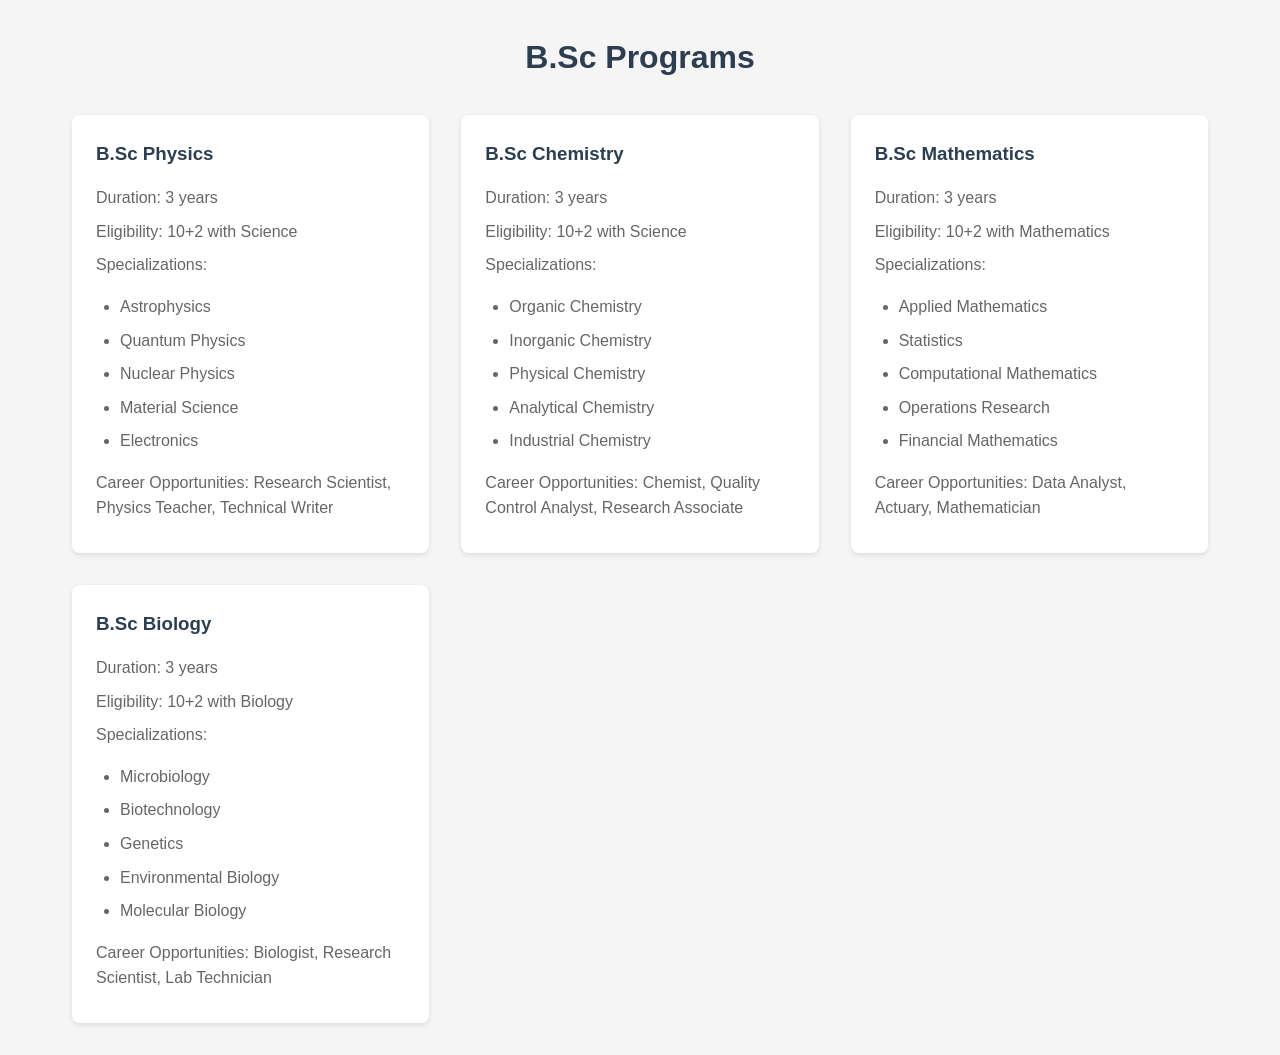
<file: pages/bsc.html>
<!DOCTYPE html>
<html lang="en">
<head>
    <meta charset="UTF-8">
    <meta name="viewport" content="width=device-width, initial-scale=1.0">
    <title>B.Sc Programs</title>
    <link rel="stylesheet" href="../assests/css/PG-UG.css">
</head>
<body>
   

    <div class="content">
        <h1>B.Sc Programs</h1>
        <div class="course-grid">
            <div class="course-card">
                <h3>B.Sc Physics</h3>
                <p>Duration: 3 years</p>
                <p>Eligibility: 10+2 with Science</p>
                <p>Specializations:</p>
                <ul>
                    <li>Astrophysics</li>
                    <li>Quantum Physics</li>
                    <li>Nuclear Physics</li>
                    <li>Material Science</li>
                    <li>Electronics</li>
                </ul>
                <p>Career Opportunities: Research Scientist, Physics Teacher, Technical Writer</p>
            </div>

            <div class="course-card">
                <h3>B.Sc Chemistry</h3>
                <p>Duration: 3 years</p>
                <p>Eligibility: 10+2 with Science</p>
                <p>Specializations:</p>
                <ul>
                    <li>Organic Chemistry</li>
                    <li>Inorganic Chemistry</li>
                    <li>Physical Chemistry</li>
                    <li>Analytical Chemistry</li>
                    <li>Industrial Chemistry</li>
                </ul>
                <p>Career Opportunities: Chemist, Quality Control Analyst, Research Associate</p>
            </div>

            <div class="course-card">
                <h3>B.Sc Mathematics</h3>
                <p>Duration: 3 years</p>
                <p>Eligibility: 10+2 with Mathematics</p>
                <p>Specializations:</p>
                <ul>
                    <li>Applied Mathematics</li>
                    <li>Statistics</li>
                    <li>Computational Mathematics</li>
                    <li>Operations Research</li>
                    <li>Financial Mathematics</li>
                </ul>
                <p>Career Opportunities: Data Analyst, Actuary, Mathematician</p>
            </div>

            <div class="course-card">
                <h3>B.Sc Biology</h3>
                <p>Duration: 3 years</p>
                <p>Eligibility: 10+2 with Biology</p>
                <p>Specializations:</p>
                <ul>
                    <li>Microbiology</li>
                    <li>Biotechnology</li>
                    <li>Genetics</li>
                    <li>Environmental Biology</li>
                    <li>Molecular Biology</li>
                </ul>
                <p>Career Opportunities: Biologist, Research Scientist, Lab Technician</p>
            </div>
        </div>
    </div>
</body>
</html>
</file>
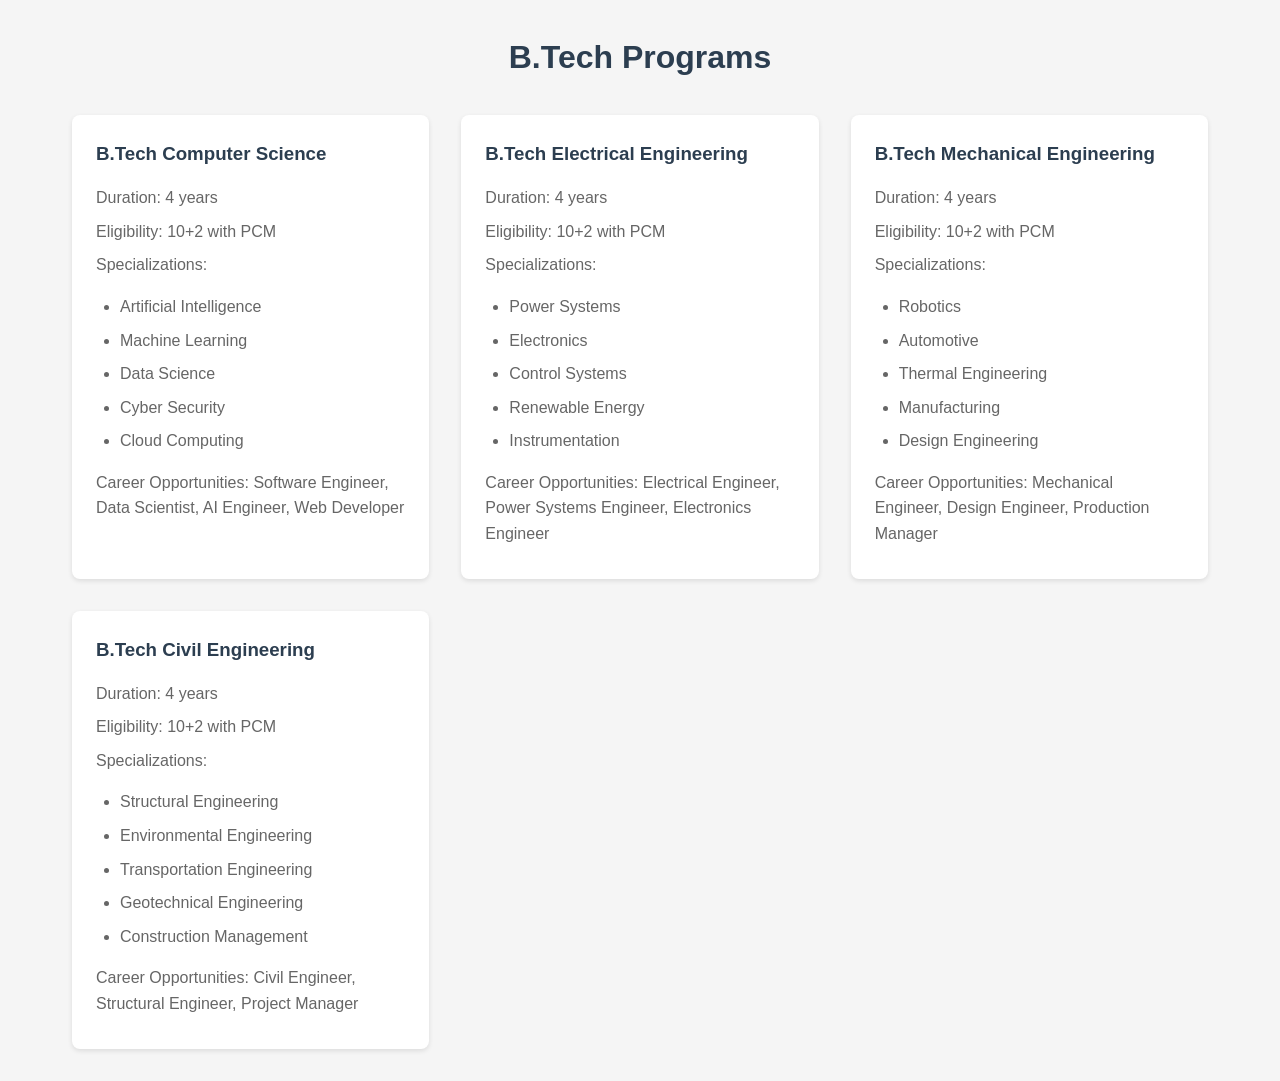
<file: pages/btech.html>
<!DOCTYPE html>
<html lang="en">
<head>
    <meta charset="UTF-8">
    <meta name="viewport" content="width=device-width, initial-scale=1.0">
    <title>B.Tech Programs</title>
    <link rel="stylesheet" href="../assests/css/PG-UG.css">
</head>
<body>
   

    <div class="content">
        <h1>B.Tech Programs</h1>
        <div class="course-grid">
            <div class="course-card">
                <h3>B.Tech Computer Science</h3>
                <p>Duration: 4 years</p>
                <p>Eligibility: 10+2 with PCM</p>
                <p>Specializations:</p>
                <ul>
                    <li>Artificial Intelligence</li>
                    <li>Machine Learning</li>
                    <li>Data Science</li>
                    <li>Cyber Security</li>
                    <li>Cloud Computing</li>
                </ul>
                <p>Career Opportunities: Software Engineer, Data Scientist, AI Engineer, Web Developer</p>
            </div>

            <div class="course-card">
                <h3>B.Tech Electrical Engineering</h3>
                <p>Duration: 4 years</p>
                <p>Eligibility: 10+2 with PCM</p>
                <p>Specializations:</p>
                <ul>
                    <li>Power Systems</li>
                    <li>Electronics</li>
                    <li>Control Systems</li>
                    <li>Renewable Energy</li>
                    <li>Instrumentation</li>
                </ul>
                <p>Career Opportunities: Electrical Engineer, Power Systems Engineer, Electronics Engineer</p>
            </div>

            <div class="course-card">
                <h3>B.Tech Mechanical Engineering</h3>
                <p>Duration: 4 years</p>
                <p>Eligibility: 10+2 with PCM</p>
                <p>Specializations:</p>
                <ul>
                    <li>Robotics</li>
                    <li>Automotive</li>
                    <li>Thermal Engineering</li>
                    <li>Manufacturing</li>
                    <li>Design Engineering</li>
                </ul>
                <p>Career Opportunities: Mechanical Engineer, Design Engineer, Production Manager</p>
            </div>

            <div class="course-card">
                <h3>B.Tech Civil Engineering</h3>
                <p>Duration: 4 years</p>
                <p>Eligibility: 10+2 with PCM</p>
                <p>Specializations:</p>
                <ul>
                    <li>Structural Engineering</li>
                    <li>Environmental Engineering</li>
                    <li>Transportation Engineering</li>
                    <li>Geotechnical Engineering</li>
                    <li>Construction Management</li>
                </ul>
                <p>Career Opportunities: Civil Engineer, Structural Engineer, Project Manager</p>
            </div>
        </div>
    </div>
</body>
</html>
</file>
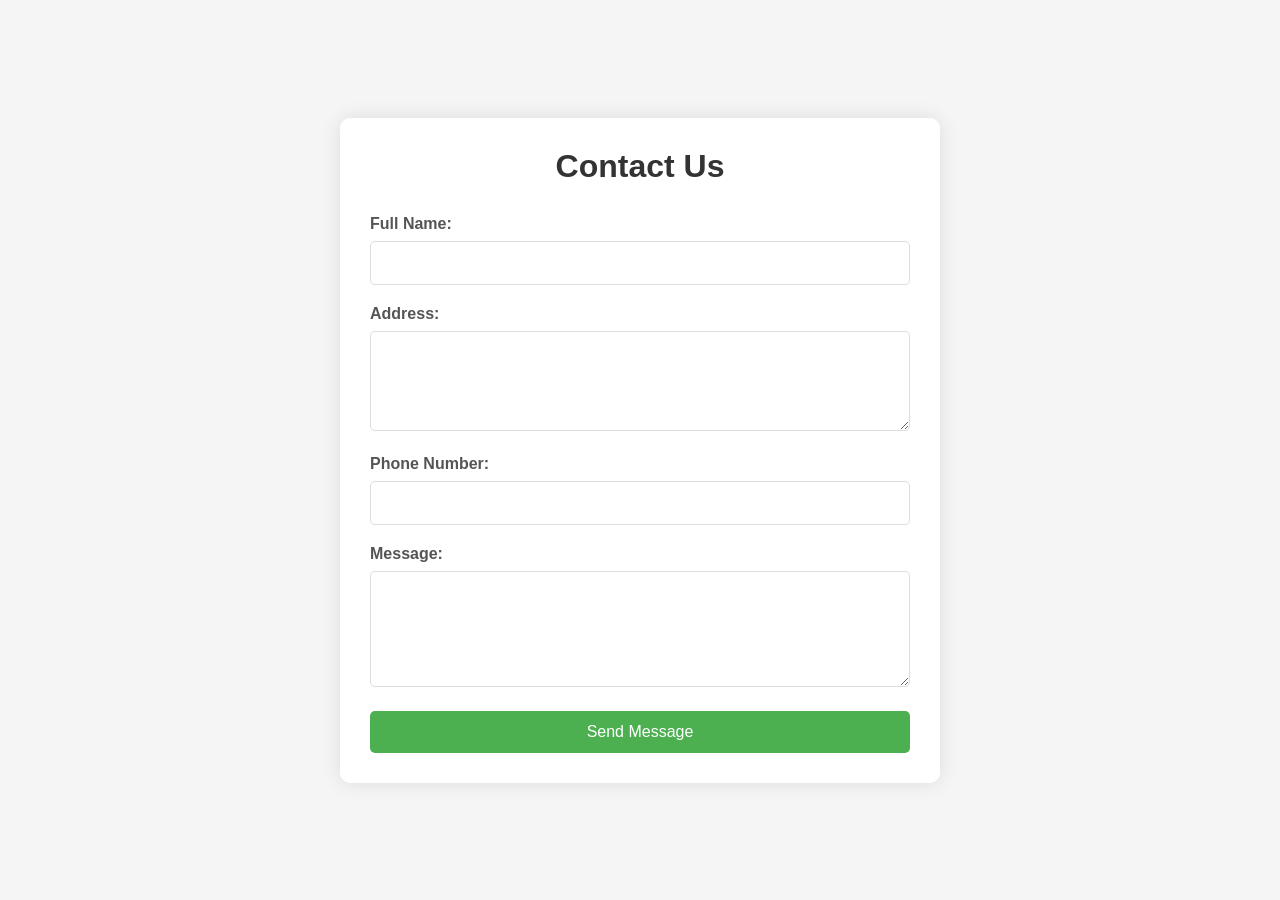
<file: pages/contact.html>
<!DOCTYPE html>
<html lang="en">
<head>
    <meta charset="UTF-8">
    <meta name="viewport" content="width=device-width, initial-scale=1.0">
    <title>Contact Us</title>
    <link rel="stylesheet" href="../assests/css/contact.css">
</head>
<body>
    <div class="container">
        <h1>Contact Us</h1>
        <form id="contactForm">
            <div class="form-group">
                <label for="name">Full Name:</label>
                <input type="text" id="name" name="name" required>
            </div>
            
            <div class="form-group">
                <label for="address">Address:</label>
                <textarea id="address" name="address" rows="3" required></textarea>
            </div>
            
            <div class="form-group">
                <label for="phone">Phone Number:</label>
                <input type="tel" id="phone" name="phone" required>
            </div>
            
            <div class="form-group">
                <label for="message">Message:</label>
                <textarea id="message" name="message" rows="5" required></textarea>
            </div>
            
            <button type="submit" class="submit-btn">Send Message</button>
        </form>
        <div id="statusMessage" class="status-message"></div>
    </div>
    <script src="../assests/js/contact.js"></script>
</body>
</html>
</file>
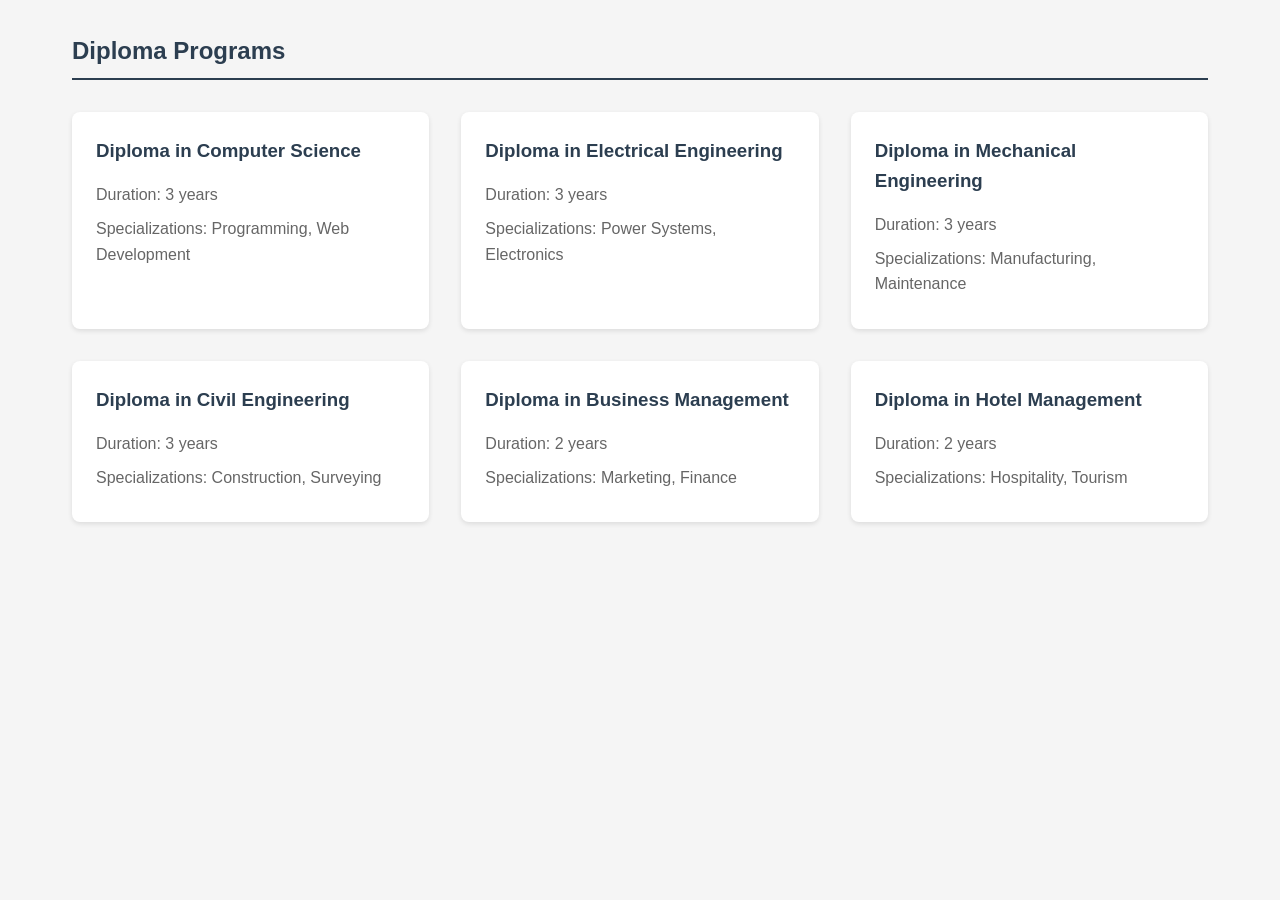
<file: pages/diploma.html>
<!DOCTYPE html>
<html lang="en">
<head>
    <meta charset="UTF-8">
    <meta name="viewport" content="width=device-width, initial-scale=1.0">
    <title>Diploma Courses</title>
    <link rel="stylesheet" href="../assests/css/PG-UG.css">
</head>
<body>
    

    <div class="content">
        <section class="course-section">
            <h2>Diploma Programs</h2>
            <div class="course-grid">
                <div class="course-card">
                    <h3>Diploma in Computer Science</h3>
                    <p>Duration: 3 years</p>
                    <p>Specializations: Programming, Web Development</p>
                </div>
                <div class="course-card">
                    <h3>Diploma in Electrical Engineering</h3>
                    <p>Duration: 3 years</p>
                    <p>Specializations: Power Systems, Electronics</p>
                </div>
                <div class="course-card">
                    <h3>Diploma in Mechanical Engineering</h3>
                    <p>Duration: 3 years</p>
                    <p>Specializations: Manufacturing, Maintenance</p>
                </div>
                <div class="course-card">
                    <h3>Diploma in Civil Engineering</h3>
                    <p>Duration: 3 years</p>
                    <p>Specializations: Construction, Surveying</p>
                </div>
                <div class="course-card">
                    <h3>Diploma in Business Management</h3>
                    <p>Duration: 2 years</p>
                    <p>Specializations: Marketing, Finance</p>
                </div>
                <div class="course-card">
                    <h3>Diploma in Hotel Management</h3>
                    <p>Duration: 2 years</p>
                    <p>Specializations: Hospitality, Tourism</p>
                </div>
            </div>
        </section>
    </div>
</body>
</html>
</file>
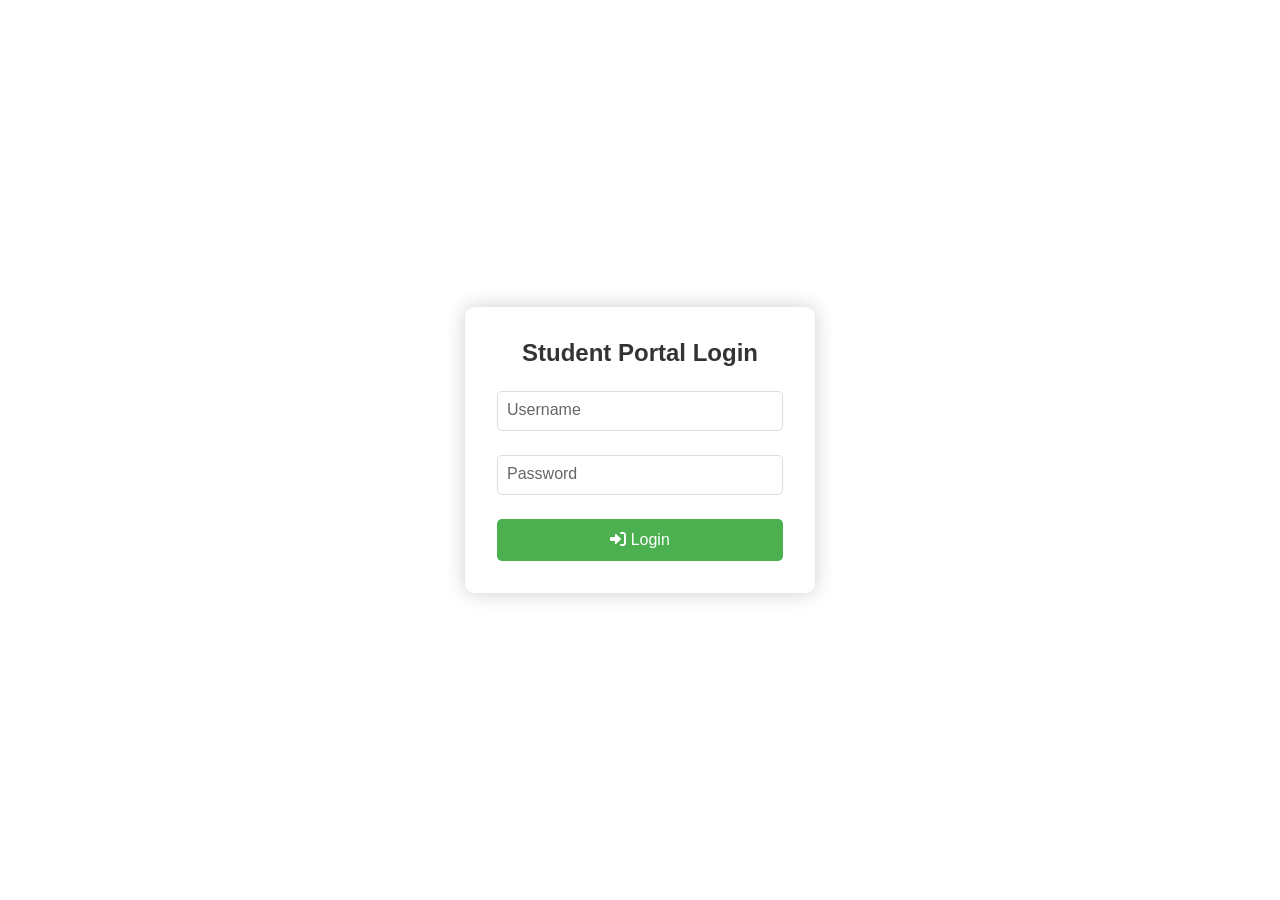
<file: pages/login.html>
<!DOCTYPE html>
<html lang="en">
<head>
    <meta charset="UTF-8">
    <meta name="viewport" content="width=device-width, initial-scale=1.0">
    <meta http-equiv="X-UA-Compatible" content="IE=edge">
    <title>Student Portal Login</title>
    <link rel="stylesheet" href="../assests/css/login.css">
    <link rel="stylesheet" href="https://cdnjs.cloudflare.com/ajax/libs/font-awesome/6.0.0/css/all.min.css">
</head>
<body>
    <div class="parallax">
        <div class="login-container">
            <h2>Student Portal Login</h2>
            <form id="loginForm">
                <div class="input-group">
                    <input type="text" id="username" required>
                    <label for="username">Username</label>
                </div>
                <div class="input-group">
                    <input type="password" id="password" required>
                    <label for="password">Password</label>
                </div>
                <button type="submit">
                    <i class="fas fa-sign-in-alt"></i> Login
                </button>
            </form>
        </div>
    </div>
    <script src="../assests/js/login.js"></script>
</body>
</html>
</file>
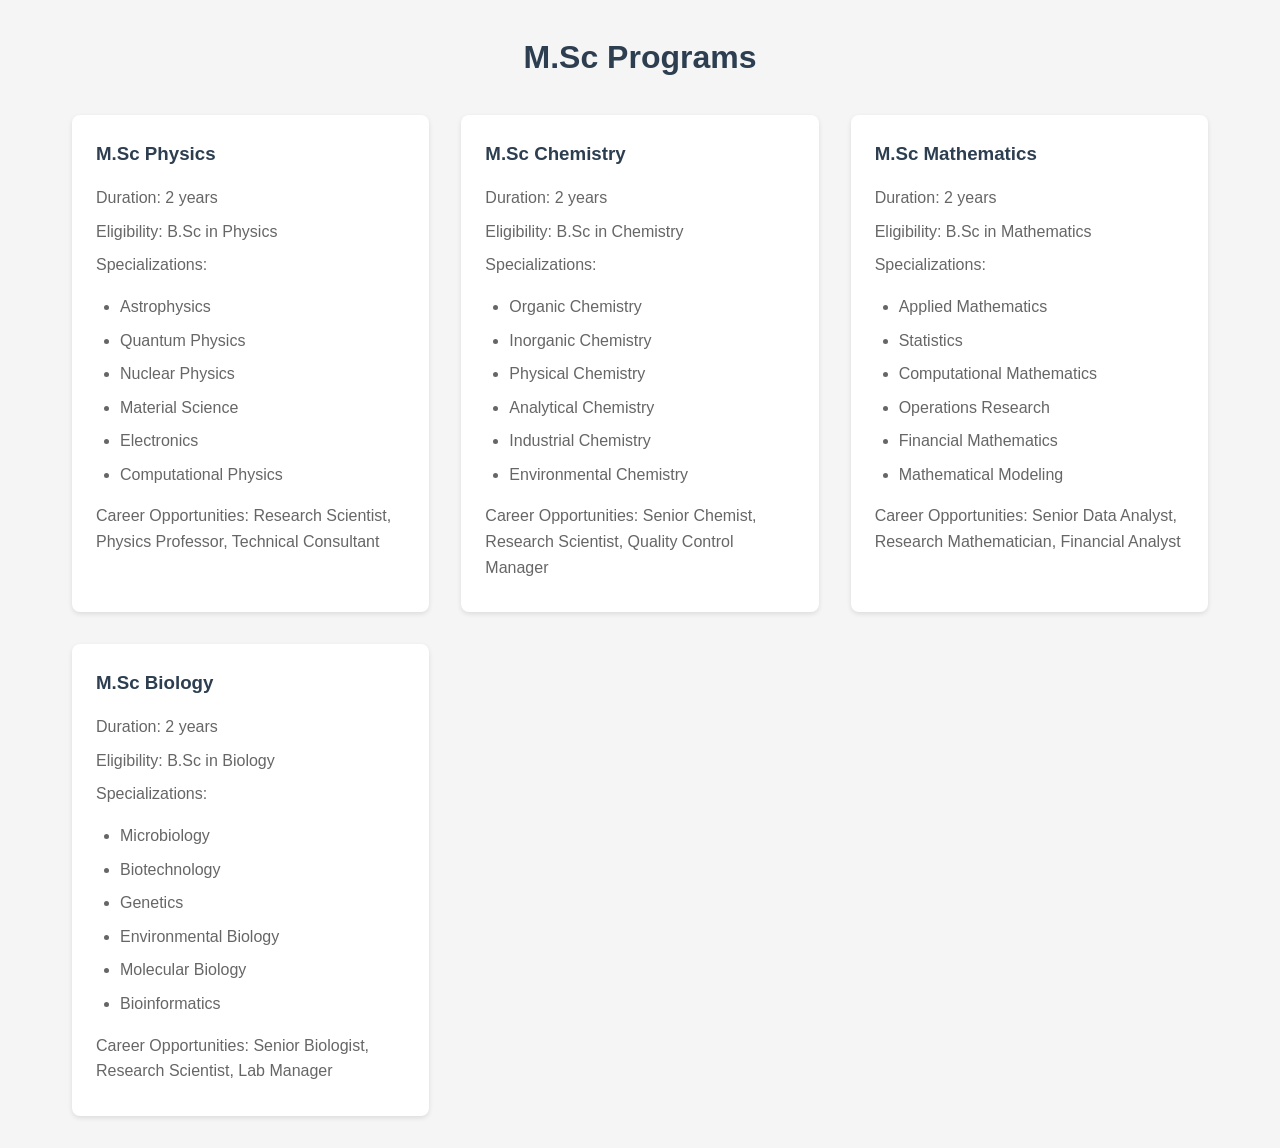
<file: pages/msc.html>
<!DOCTYPE html>
<html lang="en">
<head>
    <meta charset="UTF-8">
    <meta name="viewport" content="width=device-width, initial-scale=1.0">
    <title>M.Sc Programs</title>
    <link rel="stylesheet" href="../assests/css/PG-UG.css">
</head>
<body>
    

    <div class="content">
        <h1>M.Sc Programs</h1>
        <div class="course-grid">
            <div class="course-card">
                <h3>M.Sc Physics</h3>
                <p>Duration: 2 years</p>
                <p>Eligibility: B.Sc in Physics</p>
                <p>Specializations:</p>
                <ul>
                    <li>Astrophysics</li>
                    <li>Quantum Physics</li>
                    <li>Nuclear Physics</li>
                    <li>Material Science</li>
                    <li>Electronics</li>
                    <li>Computational Physics</li>
                </ul>
                <p>Career Opportunities: Research Scientist, Physics Professor, Technical Consultant</p>
            </div>

            <div class="course-card">
                <h3>M.Sc Chemistry</h3>
                <p>Duration: 2 years</p>
                <p>Eligibility: B.Sc in Chemistry</p>
                <p>Specializations:</p>
                <ul>
                    <li>Organic Chemistry</li>
                    <li>Inorganic Chemistry</li>
                    <li>Physical Chemistry</li>
                    <li>Analytical Chemistry</li>
                    <li>Industrial Chemistry</li>
                    <li>Environmental Chemistry</li>
                </ul>
                <p>Career Opportunities: Senior Chemist, Research Scientist, Quality Control Manager</p>
            </div>

            <div class="course-card">
                <h3>M.Sc Mathematics</h3>
                <p>Duration: 2 years</p>
                <p>Eligibility: B.Sc in Mathematics</p>
                <p>Specializations:</p>
                <ul>
                    <li>Applied Mathematics</li>
                    <li>Statistics</li>
                    <li>Computational Mathematics</li>
                    <li>Operations Research</li>
                    <li>Financial Mathematics</li>
                    <li>Mathematical Modeling</li>
                </ul>
                <p>Career Opportunities: Senior Data Analyst, Research Mathematician, Financial Analyst</p>
            </div>

            <div class="course-card">
                <h3>M.Sc Biology</h3>
                <p>Duration: 2 years</p>
                <p>Eligibility: B.Sc in Biology</p>
                <p>Specializations:</p>
                <ul>
                    <li>Microbiology</li>
                    <li>Biotechnology</li>
                    <li>Genetics</li>
                    <li>Environmental Biology</li>
                    <li>Molecular Biology</li>
                    <li>Bioinformatics</li>
                </ul>
                <p>Career Opportunities: Senior Biologist, Research Scientist, Lab Manager</p>
            </div>
        </div>
    </div>
</body>
</html>
</file>
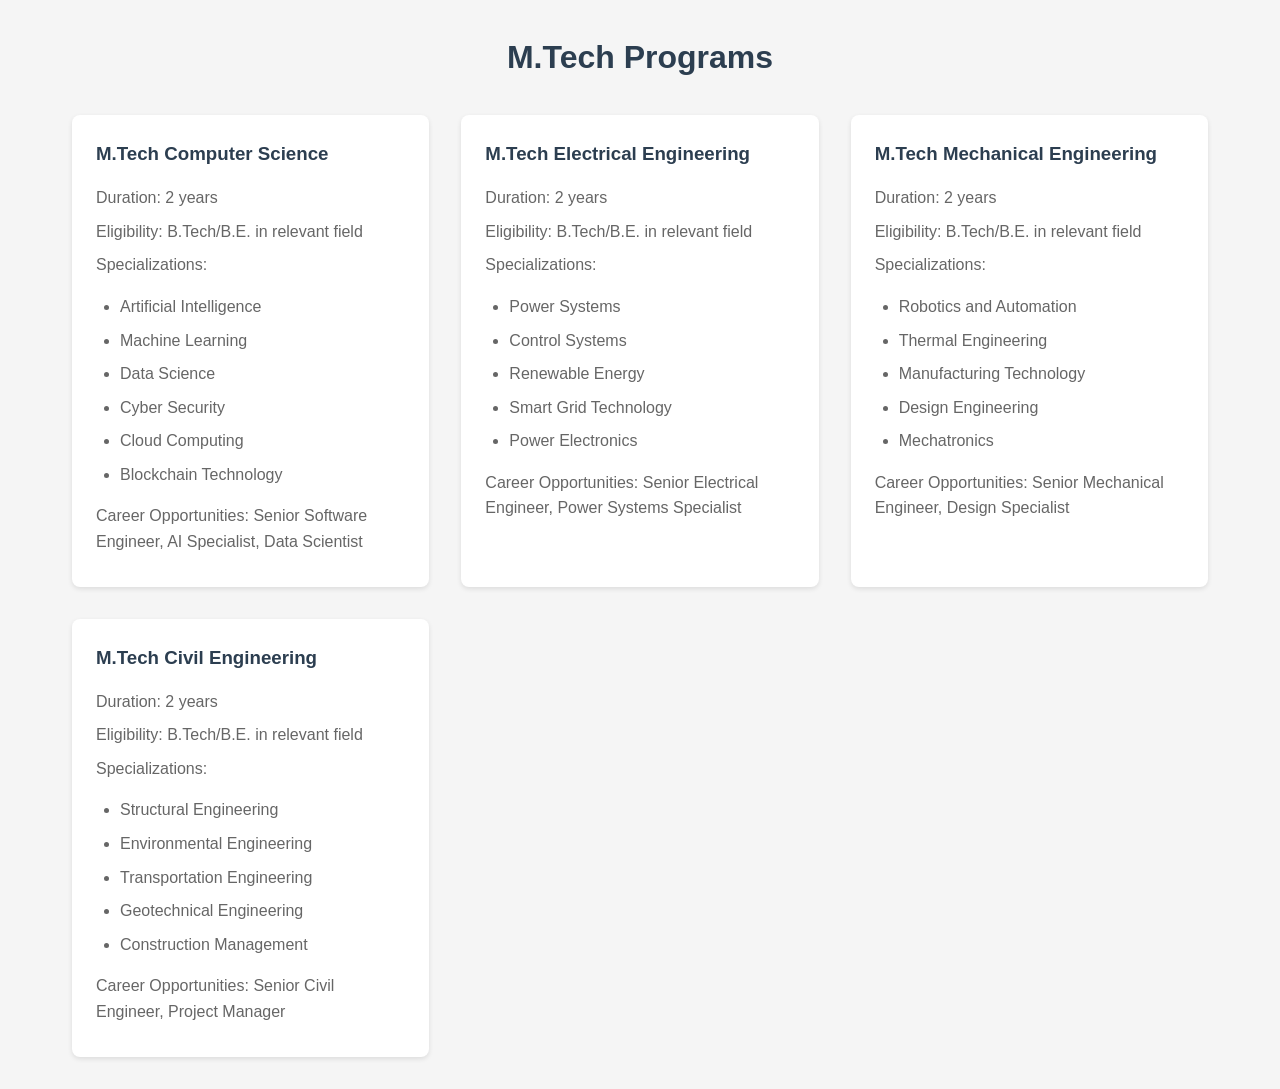
<file: pages/mtech.html>
<!DOCTYPE html>
<html lang="en">
<head>
    <meta charset="UTF-8">
    <meta name="viewport" content="width=device-width, initial-scale=1.0">
    <title>M.Tech Programs</title>
    <link rel="stylesheet" href="../assests/css/PG-UG.css">
</head>
<body>
    

    <div class="content">
        <h1>M.Tech Programs</h1>
        <div class="course-grid">
            <div class="course-card">
                <h3>M.Tech Computer Science</h3>
                <p>Duration: 2 years</p>
                <p>Eligibility: B.Tech/B.E. in relevant field</p>
                <p>Specializations:</p>
                <ul>
                    <li>Artificial Intelligence</li>
                    <li>Machine Learning</li>
                    <li>Data Science</li>
                    <li>Cyber Security</li>
                    <li>Cloud Computing</li>
                    <li>Blockchain Technology</li>
                </ul>
                <p>Career Opportunities: Senior Software Engineer, AI Specialist, Data Scientist</p>
            </div>

            <div class="course-card">
                <h3>M.Tech Electrical Engineering</h3>
                <p>Duration: 2 years</p>
                <p>Eligibility: B.Tech/B.E. in relevant field</p>
                <p>Specializations:</p>
                <ul>
                    <li>Power Systems</li>
                    <li>Control Systems</li>
                    <li>Renewable Energy</li>
                    <li>Smart Grid Technology</li>
                    <li>Power Electronics</li>
                </ul>
                <p>Career Opportunities: Senior Electrical Engineer, Power Systems Specialist</p>
            </div>

            <div class="course-card">
                <h3>M.Tech Mechanical Engineering</h3>
                <p>Duration: 2 years</p>
                <p>Eligibility: B.Tech/B.E. in relevant field</p>
                <p>Specializations:</p>
                <ul>
                    <li>Robotics and Automation</li>
                    <li>Thermal Engineering</li>
                    <li>Manufacturing Technology</li>
                    <li>Design Engineering</li>
                    <li>Mechatronics</li>
                </ul>
                <p>Career Opportunities: Senior Mechanical Engineer, Design Specialist</p>
            </div>

            <div class="course-card">
                <h3>M.Tech Civil Engineering</h3>
                <p>Duration: 2 years</p>
                <p>Eligibility: B.Tech/B.E. in relevant field</p>
                <p>Specializations:</p>
                <ul>
                    <li>Structural Engineering</li>
                    <li>Environmental Engineering</li>
                    <li>Transportation Engineering</li>
                    <li>Geotechnical Engineering</li>
                    <li>Construction Management</li>
                </ul>
                <p>Career Opportunities: Senior Civil Engineer, Project Manager</p>
            </div>
        </div>
    </div>
</body>
</html>
</file>
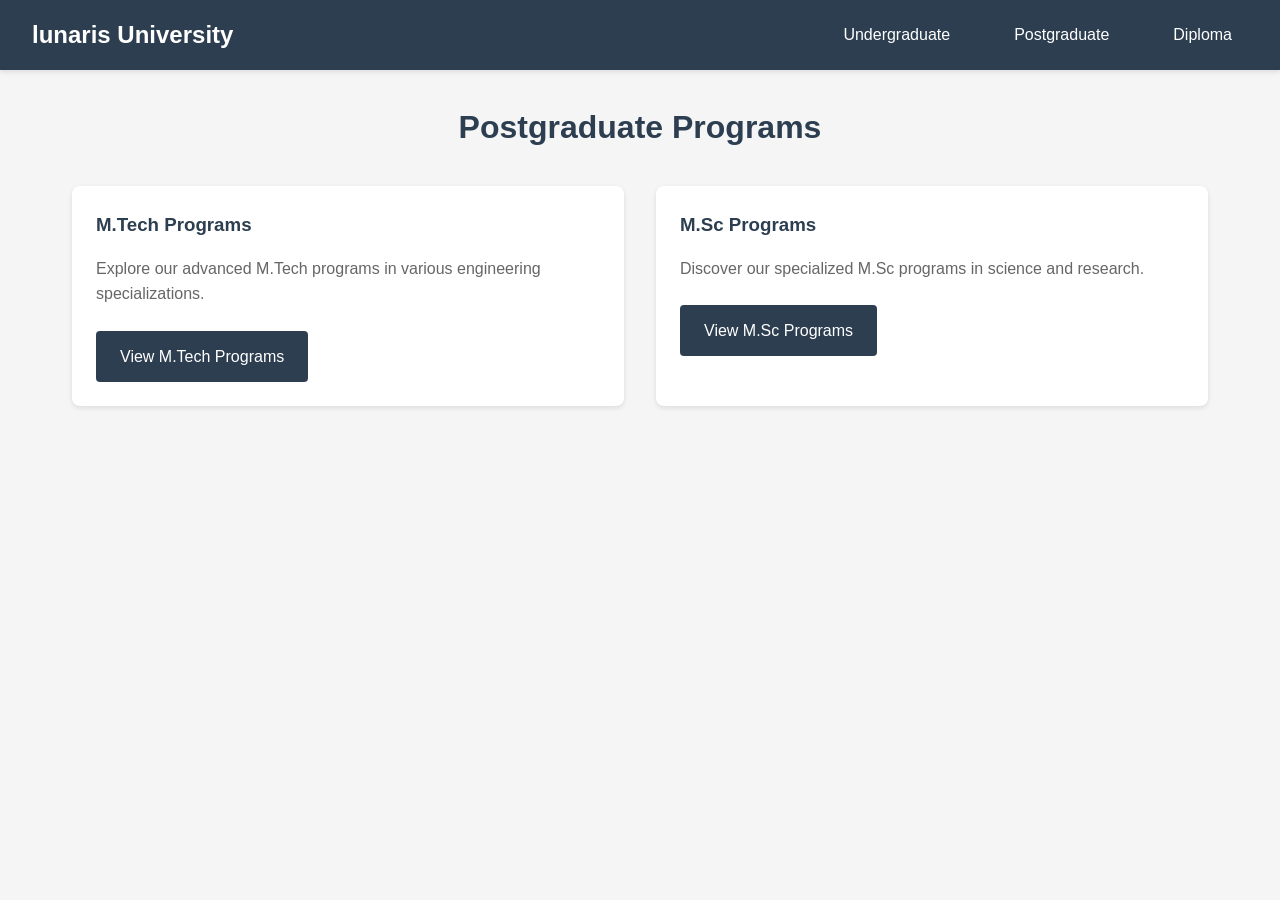
<file: pages/pg.html>
<!DOCTYPE html>
<html lang="en">
<head>
    <meta charset="UTF-8">
    <meta name="viewport" content="width=device-width, initial-scale=1.0">
    <title>Postgraduate Courses</title>
    <link rel="stylesheet" href="../assests/css/PG-UG.css">
</head>
<body>
    <nav class="navbar">
        <div class="logo">lunaris University</div>
        <ul class="nav-links">
            <li class="dropdown">
                <a href="ug.html">Undergraduate</a>
                <div class="dropdown-content">
                    <a href="btech.html">B.Tech</a>
                    <a href="bsc.html">B.Sc</a>
                </div>
            </li>
            <li class="dropdown">
                <a href="pg.html">Postgraduate</a>
                <div class="dropdown-content">
                    <a href="mtech.html">M.Tech</a>
                    <a href="msc.html">M.Sc</a>
                </div>
            </li>
            <li><a href="diploma.html">Diploma</a></li>
        </ul>
    </nav>

    <div class="content">
        <h1>Postgraduate Programs</h1>
        <div class="course-grid">
            <div class="course-card">
                <h3>M.Tech Programs</h3>
                <p>Explore our advanced M.Tech programs in various engineering specializations.</p>
                <a href="mtech.html" class="btn">View M.Tech Programs</a>
            </div>
            <div class="course-card">
                <h3>M.Sc Programs</h3>
                <p>Discover our specialized M.Sc programs in science and research.</p>
                <a href="msc.html" class="btn">View M.Sc Programs</a>
            </div>
        </div>
    </div>
</body>
</html>
</file>
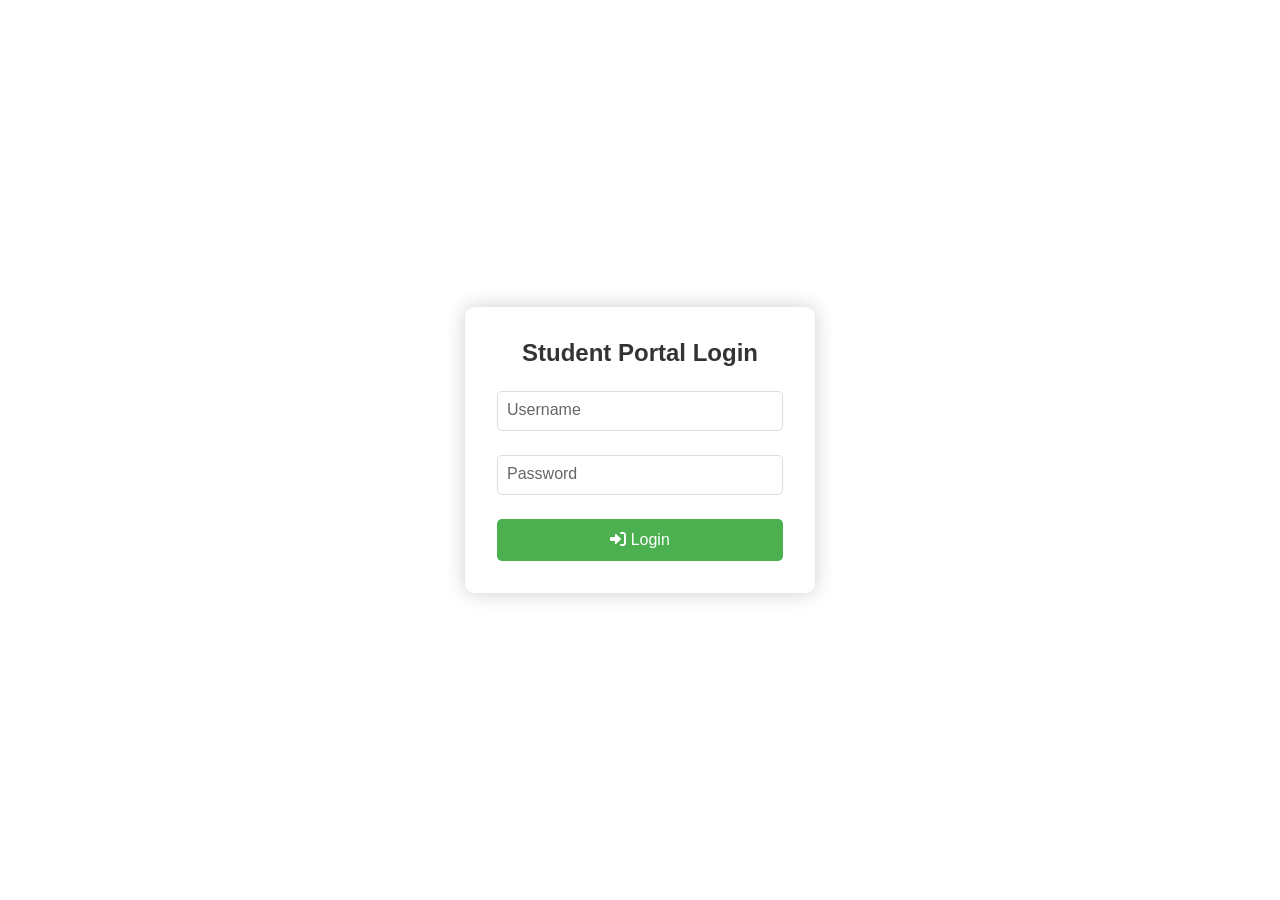
<file: pages/student.html>
<!DOCTYPE html>
<html lang="en">
<head>
    <meta charset="UTF-8">
    <meta name="viewport" content="width=device-width, initial-scale=1.0">
    <meta http-equiv="X-UA-Compatible" content="IE=edge">
    <title>Student Portal</title>
    <link rel="stylesheet" href="../assests/css/student.css">
    <link rel="stylesheet" href="https://cdnjs.cloudflare.com/ajax/libs/font-awesome/6.0.0/css/all.min.css">
</head>
<body>
    <nav class="navbar">
        <div class="nav-brand">
            <img src="https://cdn-icons-png.flaticon.com/512/3135/3135715.png" alt="Student Logo" class="nav-logo">
            <span>Student Portal</span>
        </div>
        <div class="nav-controls">
            <span class="welcome-text">Welcome, <span id="userDisplay"></span>!</span>
            <button onclick="logout()" class="logout-btn" id="logoutBtn">
                <i class="fas fa-sign-out-alt"></i>
                <span>Logout</span>
            </button>
            <button class="hamburger-btn" id="hamburgerBtn">
                <i class="fas fa-bars"></i>
            </button>
        </div>
    </nav>

    <div class="menu-overlay" id="menuOverlay"></div>
    <div class="menu-container" id="menuContainer">
        <div class="menu-content">
            <div class="menu-header">
                <h2>Menu</h2>
                <button class="close-btn" id="closeBtn">
                    <i class="fas fa-times"></i>
                </button>
            </div>
            <ul class="menu-items">
                <li class="active"><a href="#dashboard"><i class="fas fa-home"></i> Dashboard</a></li>
                <li><a href="#academics"><i class="fas fa-graduation-cap"></i> Academics</a></li>
                <li><a href="#profile"><i class="fas fa-user"></i> Profile</a></li>
                <li><a href="#finances"><i class="fas fa-money-bill"></i> Finances</a></li>
                <li><a href="#library"><i class="fas fa-book"></i> Library</a></li>
            </ul>
        </div>
    </div>

    <main class="main-content" id="mainContent">
        <section id="dashboard" class="content-section active">
            <h1>Welcome to Your Dashboard</h1>
            <div class="dashboard-grid">
                <div class="dashboard-card">
                    <h3>Timetable Snapshot</h3>
                    <div class="timetable-list">
                        <div class="timetable-item">
                            <div class="time">09:00 AM</div>
                            <div class="class-info">
                                <div class="class-name">Mathematics</div>
                                <div class="class-details">Room 101 | Prof. Smith</div>
                            </div>
                        </div>
                        <div class="timetable-item">
                            <div class="time">10:30 AM</div>
                            <div class="class-info">
                                <div class="class-name">Computer Science</div>
                                <div class="class-details">Room 205 | Prof. Johnson</div>
                            </div>
                        </div>
                        <div class="timetable-item">
                            <div class="time">01:00 PM</div>
                            <div class="class-info">
                                <div class="class-name">Physics</div>
                                <div class="class-details">Room 304 | Prof. Williams</div>
                            </div>
                        </div>
                        <div class="timetable-item">
                            <div class="time">02:30 PM</div>
                            <div class="class-info">
                                <div class="class-name">English Literature</div>
                                <div class="class-details">Room 402 | Prof. Brown</div>
                            </div>
                        </div>
                    </div>
                </div>
                <div class="dashboard-card">
                    <h3>Recent Notifications</h3>
                    <div class="notifications-list">
                        <div class="notification-item">
                            <div class="notification-icon">
                                <i class="fas fa-bell"></i>
                            </div>
                            <div class="notification-content">
                                <div class="notification-title">New Assignment Posted</div>
                                <div class="notification-details">Computer Science Assignment 3 due in 3 days</div>
                                <div class="notification-time">2 hours ago</div>
                            </div>
                        </div>
                        <div class="notification-item">
                            <div class="notification-icon">
                                <i class="fas fa-calendar-alt"></i>
                            </div>
                            <div class="notification-content">
                                <div class="notification-title">Exam Schedule Updated</div>
                                <div class="notification-details">Mid-term exams starting next week</div>
                                <div class="notification-time">Yesterday</div>
                            </div>
                        </div>
                        <div class="notification-item">
                            <div class="notification-icon">
                                <i class="fas fa-money-bill-wave"></i>
                            </div>
                            <div class="notification-content">
                                <div class="notification-title">Fee Payment Reminder</div>
                                <div class="notification-details">Last date for semester fee payment is approaching</div>
                                <div class="notification-time">2 days ago</div>
                            </div>
                        </div>
                        <div class="notification-item">
                            <div class="notification-icon">
                                <i class="fas fa-book"></i>
                            </div>
                            <div class="notification-content">
                                <div class="notification-title">Library Book Due</div>
                                <div class="notification-details">"Introduction to Algorithms" is due tomorrow</div>
                                <div class="notification-time">3 days ago</div>
                            </div>
                        </div>
                    </div>
                </div>
            </div>
        </section>

        <section id="academics" class="content-section">
            <h1>Academics</h1>
            <div class="academics-grid">
                <div class="academics-card">
                    <h3><i class="fas fa-book-open"></i> Courses</h3>
                    <div class="course-list">
                        <div class="course-item">
                            <div class="course-name">Mathematics 101</div>
                            <div class="course-schedule">Mon, Wed, Fri | 9:00 AM - 10:30 AM</div>
                            <div class="course-progress">
                                <div class="progress-bar">
                                    <div class="progress" style="width: 75%"></div>
                                </div>
                                <span>75% Complete</span>
                            </div>
                        </div>
                        <div class="course-item">
                            <div class="course-name">Computer Science 201</div>
                            <div class="course-schedule">Tue, Thu | 11:00 AM - 12:30 PM</div>
                            <div class="course-progress">
                                <div class="progress-bar">
                                    <div class="progress" style="width: 60%"></div>
                                </div>
                                <span>60% Complete</span>
                            </div>
                        </div>
                    </div>
                </div>
                <div class="academics-card">
                    <h3><i class="fas fa-chart-bar"></i> Grades</h3>
                    <div class="grades-list">
                        <div class="grade-item">
                            <div class="subject">5th Semester SGPA</div>
                            <div class="grade">9.98</div>
                        </div>
                    </div>
                </div>
                <div class="academics-card">
                    <h3><i class="fas fa-tasks"></i> Assignments</h3>
                    <div class="assignments-list">
                        <div class="assignment-header">
                            <div class="header-title">Title</div>
                            <div class="header-due">Due Date</div>
                            <div class="header-status">Status</div>
                        </div>
                        <div class="assignment-item">
                            <div class="assignment-name">CS201 Project - Web Development</div>
                            <div class="assignment-due">Oct 20, 2023</div>
                            <div class="assignment-status pending">Pending</div>
                        </div>
                        <div class="assignment-item">
                            <div class="assignment-name">Mathematics Quiz - Calculus</div>
                            <div class="assignment-due">Oct 18, 2023</div>
                            <div class="assignment-status completed">Completed</div>
                        </div>
                        <div class="assignment-item">
                            <div class="assignment-name">Physics Lab Report</div>
                            <div class="assignment-due">Oct 22, 2023</div>
                            <div class="assignment-status pending">Pending</div>
                        </div>
                        <div class="assignment-item">
                            <div class="assignment-name">English Essay</div>
                            <div class="assignment-due">Oct 25, 2023</div>
                            <div class="assignment-status pending">Pending</div>
                        </div>
                    </div>
                </div>
                <div class="academics-card">
                    <h3><i class="fas fa-calendar"></i> Calendar</h3>
                    <div class="calendar-container">
                        <div class="calendar-header">
                            <div class="header-date">Date</div>
                            <div class="header-event">Event</div>
                            <div class="header-time">Time</div>
                        </div>
                        <div class="calendar-events">
                            <div class="event-item">
                                <div class="event-date">
                                    <div class="date-day">15</div>
                                    <div class="date-month">Oct</div>
                                </div>
                                <div class="event-details">
                                    <div class="event-title">Mid-term Exams Begin</div>
                                    <div class="event-description">All subjects mid-term examination starts</div>
                                </div>
                                <div class="event-time">All Day</div>
                            </div>
                            <div class="event-item">
                                <div class="event-date">
                                    <div class="date-day">20</div>
                                    <div class="date-month">Oct</div>
                                </div>
                                <div class="event-details">
                                    <div class="event-title">Project Submission Deadline</div>
                                    <div class="event-description">Final submission for all semester projects</div>
                                </div>
                                <div class="event-time">11:59 PM</div>
                            </div>
                            <div class="event-item">
                                <div class="event-date">
                                    <div class="date-day">25</div>
                                    <div class="date-month">Oct</div>
                                </div>
                                <div class="event-details">
                                    <div class="event-title">Semester Break</div>
                                    <div class="event-description">Mid-semester vacation period</div>
                                </div>
                                <div class="event-time">All Day</div>
                            </div>
                            <div class="event-item">
                                <div class="event-date">
                                    <div class="date-day">30</div>
                                    <div class="date-month">Oct</div>
                                </div>
                                <div class="event-details">
                                    <div class="event-title">Career Fair</div>
                                    <div class="event-description">Annual university career fair and networking event</div>
                                </div>
                                <div class="event-time">10:00 AM - 4:00 PM</div>
                            </div>
                        </div>
                    </div>
                </div>
            </div>
        </section>

        <section id="profile" class="content-section">
            <h1>Profile</h1>
            <div class="profile-grid">
                <div class="profile-card">
                    <h3><i class="fas fa-user-circle"></i> Personal Information</h3>
                    <div class="profile-info">
                        <div class="image-upload-section">
                            <div class="current-image">
                                <img src="https://cdn-icons-png.flaticon.com/512/3135/3135715.png" alt="Profile Image" id="profileImage">
                            </div>
                            <div class="upload-controls">
                                <input type="file" id="imageUpload" accept="image/*" style="display: none;">
                                <button class="upload-btn" id="uploadBtn">
                                    <i class="fas fa-upload"></i> Upload New Image
                                </button>
                                <p class="upload-hint">Max file size: 2MB. Supported formats: JPG, PNG</p>
                            </div>
                        </div>
                        <div class="info-section">
                            <div class="section-title">Basic Information</div>
                            <div class="info-item">
                                <div class="info-label">Full Name</div>
                                <div class="info-value" contenteditable="false">John Doe</div>
                            </div>
                            <div class="info-item">
                                <div class="info-label">Student ID</div>
                                <div class="info-value" contenteditable="false">2023001</div>
                            </div>
                            <div class="info-item">
                                <div class="info-label">Date of Birth</div>
                                <div class="info-value" contenteditable="false">January 15, 2000</div>
                            </div>
                        </div>
                        <div class="info-section">
                            <div class="section-title">Contact Information</div>
                            <div class="info-item">
                                <div class="info-label">Email</div>
                                <div class="info-value" contenteditable="false">john.doe@university.edu</div>
                            </div>
                            <div class="info-item">
                                <div class="info-label">Phone</div>
                                <div class="info-value" contenteditable="false">+1 (555) 123-4567</div>
                            </div>
                            <div class="info-item">
                                <div class="info-label">Emergency Contact</div>
                                <div class="info-value" contenteditable="false">Jane Doe (+1 (555) 987-6543)</div>
                            </div>
                        </div>
                        <div class="info-section">
                            <div class="section-title">Academic Information</div>
                            <div class="info-item">
                                <div class="info-label">Program</div>
                                <div class="info-value" contenteditable="false">Bachelor of Science in Computer Science</div>
                            </div>
                            <div class="info-item">
                                <div class="info-label">Current Semester</div>
                                <div class="info-value" contenteditable="false">5th Semester</div>
                            </div>
                            <div class="info-item">
                                <div class="info-label">Expected Graduation</div>
                                <div class="info-value" contenteditable="false">May 2024</div>
                            </div>
                        </div>
                    </div>
                    <div class="edit-controls">
                        <button class="edit-profile-btn" id="editBtn">Edit Profile</button>
                        <button class="save-profile-btn" id="saveBtn" style="display: none;">Save Changes</button>
                        <button class="cancel-edit-btn" id="cancelBtn" style="display: none;">Cancel</button>
                    </div>
                </div>
                <div class="profile-card">
                    <h3><i class="fas fa-shield-alt"></i> Security Settings</h3>
                    <div class="security-settings">
                        <div class="security-section">
                            <div class="section-title">Account Security</div>
                            <div class="security-item">
                                <div class="security-info">
                                    <div class="security-name">Password</div>
                                    <div class="security-status">Last changed: 30 days ago</div>
                                </div>
                                <button class="security-btn">Change Password</button>
                            </div>
                            <div class="security-item">
                                <div class="security-info">
                                    <div class="security-name">Two-Factor Authentication</div>
                                    <div class="security-status">Enabled</div>
                                </div>
                                <button class="security-btn">Manage 2FA</button>
                            </div>
                        </div>
                        <div class="security-section">
                            <div class="section-title">Login Security</div>
                            <div class="security-item">
                                <div class="security-info">
                                    <div class="security-name">Login History</div>
                                    <div class="security-status">Last login: Today, 9:30 AM</div>
                                </div>
                                <button class="security-btn">View History</button>
                            </div>
                            <div class="security-item">
                                <div class="security-info">
                                    <div class="security-name">Active Sessions</div>
                                    <div class="security-status">2 active sessions</div>
                                </div>
                                <button class="security-btn">Manage Sessions</button>
                            </div>
                        </div>
                        <div class="security-section">
                            <div class="section-title">Privacy Settings</div>
                            <div class="security-item">
                                <div class="security-info">
                                    <div class="security-name">Profile Visibility</div>
                                    <div class="security-status">Visible to University Staff</div>
                                </div>
                                <button class="security-btn">Change Settings</button>
                            </div>
                        </div>
                    </div>
                </div>
            </div>
        </section>

        <section id="finances" class="content-section">
            <h1>Finances</h1>
            <div class="finances-grid">
                <div class="finances-card">
                    <h3><i class="fas fa-file-invoice-dollar"></i> Tuition & Fees</h3>
                    <div class="fees-container">
                        <div class="fees-summary">
                            <div class="summary-header">
                                <div class="header-item">Fee Type</div>
                                <div class="header-item">Amount</div>
                                <div class="header-item">Status</div>
                            </div>
                            <div class="fee-item">
                                <div class="fee-name">Tuition Fee</div>
                                <div class="fee-amount">$5,000.00</div>
                                <div class="fee-status paid">Paid</div>
                            </div>
                            <div class="fee-item">
                                <div class="fee-name">Library Fee</div>
                                <div class="fee-amount">$100.00</div>
                                <div class="fee-status paid">Paid</div>
                            </div>
                            <div class="fee-item">
                                <div class="fee-name">Lab Fee</div>
                                <div class="fee-amount">$250.00</div>
                                <div class="fee-status pending">Pending</div>
                            </div>
                            <div class="fee-item">
                                <div class="fee-name">Sports Fee</div>
                                <div class="fee-amount">$50.00</div>
                                <div class="fee-status paid">Paid</div>
                            </div>
                        </div>
                        <div class="fees-total">
                            <div class="total-row">
                                <div class="total-label">Total Paid:</div>
                                <div class="total-amount">$5,150.00</div>
                            </div>
                            <div class="total-row">
                                <div class="total-label">Total Due:</div>
                                <div class="total-amount">$250.00</div>
                            </div>
                            <div class="total-row highlight">
                                <div class="total-label">Balance:</div>
                                <div class="total-amount">$250.00</div>
                            </div>
                        </div>
                        <button class="pay-btn">Pay Now</button>
                    </div>
                </div>
                <div class="finances-card">
                    <h3><i class="fas fa-hand-holding-usd"></i> Financial Aid</h3>
                    <div class="aid-container">
                        <div class="aid-summary">
                            <div class="summary-header">
                                <div class="header-item">Aid Type</div>
                                <div class="header-item">Amount</div>
                                <div class="header-item">Status</div>
                            </div>
                            <div class="aid-item">
                                <div class="aid-name">Merit Scholarship</div>
                                <div class="aid-amount">$2,000.00</div>
                                <div class="aid-status">Approved</div>
                            </div>
                            <div class="aid-item">
                                <div class="aid-name">Federal Grant</div>
                                <div class="aid-amount">$1,500.00</div>
                                <div class="aid-status">Approved</div>
                            </div>
                            <div class="aid-item">
                                <div class="aid-name">Work-Study Program</div>
                                <div class="aid-amount">$1,000.00</div>
                                <div class="aid-status">Pending</div>
                            </div>
                        </div>
                        <div class="aid-total">
                            <div class="total-row">
                                <div class="total-label">Total Approved:</div>
                                <div class="total-amount">$3,500.00</div>
                            </div>
                            <div class="total-row">
                                <div class="total-label">Pending Aid:</div>
                                <div class="total-amount">$1,000.00</div>
                            </div>
                            <div class="total-row highlight">
                                <div class="total-label">Total Aid:</div>
                                <div class="total-amount">$4,500.00</div>
                            </div>
                        </div>
                    </div>
                </div>
            </div>
        </section>

        <section id="library" class="content-section">
            <h1>Library</h1>
            <div class="library-grid">
                <div class="library-card">
                    <h3><i class="fas fa-search"></i> Catalog</h3>
                    <div class="library-container">
                        <div class="search-box">
                            <input type="text" placeholder="Search books, journals, articles...">
                            <button class="search-btn"><i class="fas fa-search"></i></button>
                        </div>
                        <div class="category-filter">
                            <button class="filter-btn active">All</button>
                            <button class="filter-btn">Books</button>
                            <button class="filter-btn">Journals</button>
                            <button class="filter-btn">E-Resources</button>
                        </div>
                        <div class="popular-books">
                            <div class="section-title">Popular Books</div>
                            <div class="book-item">
                                <div class="book-cover">
                                    <i class="fas fa-book"></i>
                                </div>
                                <div class="book-info">
                                    <div class="book-title">Introduction to Algorithms</div>
                                    <div class="book-author">Thomas H. Cormen</div>
                                    <div class="book-details">
                                        <span class="book-category">Computer Science</span>
                                        <span class="book-availability available">Available</span>
                                    </div>
                                </div>
                            </div>
                            <div class="book-item">
                                <div class="book-cover">
                                    <i class="fas fa-book"></i>
                                </div>
                                <div class="book-info">
                                    <div class="book-title">Clean Code</div>
                                    <div class="book-author">Robert C. Martin</div>
                                    <div class="book-details">
                                        <span class="book-category">Programming</span>
                                        <span class="book-availability available">Available</span>
                                    </div>
                                </div>
                            </div>
                        </div>
                    </div>
                </div>
                <div class="library-card">
                    <h3><i class="fas fa-book-reader"></i> Borrowed Items</h3>
                    <div class="borrowed-container">
                        <div class="borrowed-items">
                            <div class="borrowed-item">
                                <div class="item-info">
                                    <div class="item-title">Introduction to Algorithms</div>
                                    <div class="item-details">
                                        <span class="item-due">Due: Oct 20, 2023</span>
                                        <span class="item-status">2 days remaining</span>
                                    </div>
                                </div>
                                <button class="renew-btn">Renew</button>
                            </div>
                            <div class="borrowed-item">
                                <div class="item-info">
                                    <div class="item-title">Clean Code</div>
                                    <div class="item-details">
                                        <span class="item-due">Due: Oct 25, 2023</span>
                                        <span class="item-status">7 days remaining</span>
                                    </div>
                                </div>
                                <button class="renew-btn">Renew</button>
                            </div>
                            <div class="borrowed-item overdue">
                                <div class="item-info">
                                    <div class="item-title">Design Patterns</div>
                                    <div class="item-details">
                                        <span class="item-due">Due: Oct 10, 2023</span>
                                        <span class="item-status">Overdue</span>
                                    </div>
                                </div>
                                <button class="renew-btn">Renew</button>
                            </div>
                        </div>
                        <div class="fines-summary">
                            <div class="summary-title">Fines Summary</div>
                            <div class="fine-item">
                                <div class="fine-label">Overdue Fine</div>
                                <div class="fine-amount">$5.00</div>
                            </div>
                            <div class="fine-item">
                                <div class="fine-label">Processing Fee</div>
                                <div class="fine-amount">$0.00</div>
                            </div>
                            <div class="fine-total">
                                <div class="total-label">Total Fines:</div>
                                <div class="total-amount">$5.00</div>
                            </div>
                            <button class="pay-fine-btn">Pay Fines</button>
                        </div>
                    </div>
                </div>
            </div>
        </section>
    </main>

    <script src="../assests/js/student.js"></script>
</body>
</html>
</file>
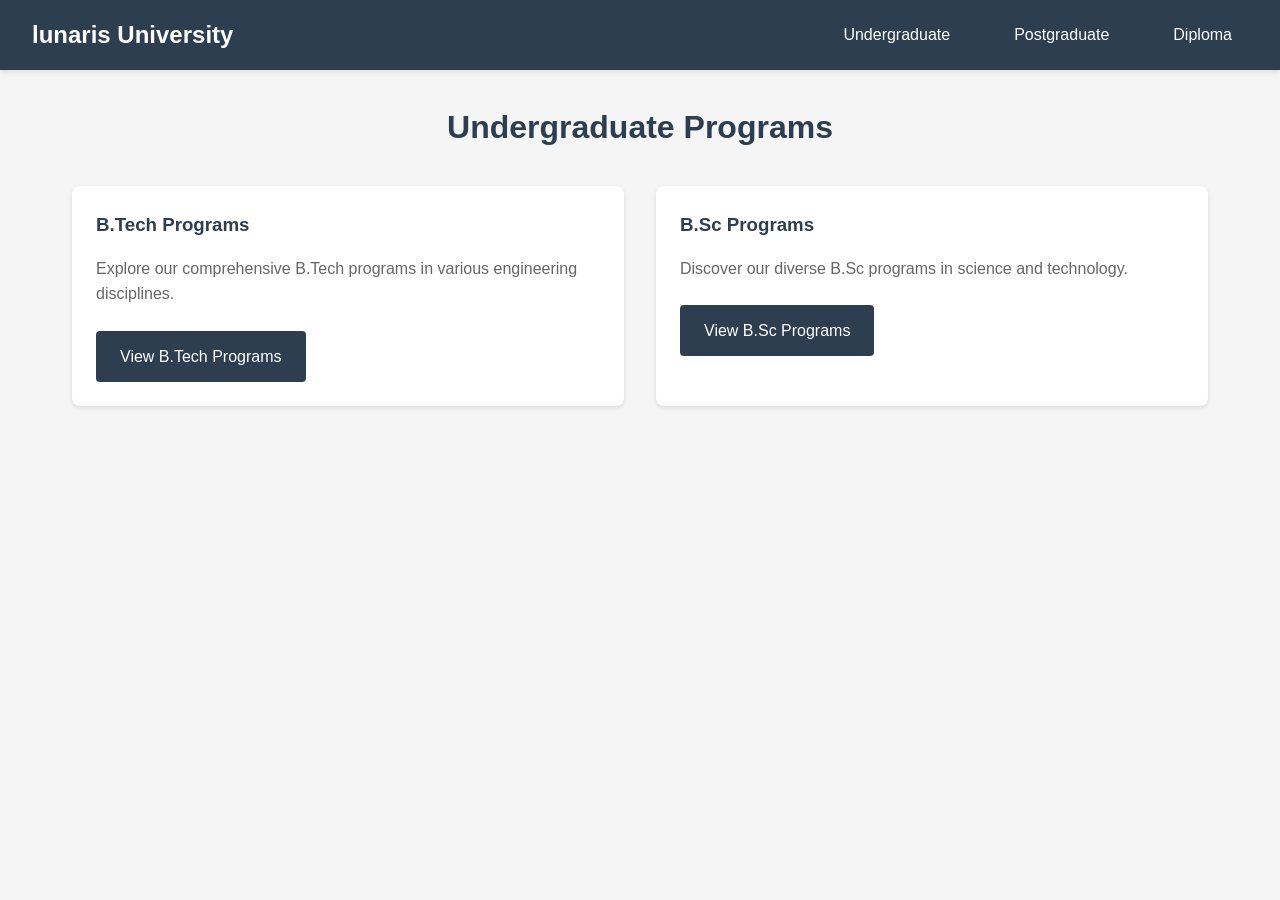
<file: pages/ug.html>
<!DOCTYPE html>
<html lang="en">
<head>
    <meta charset="UTF-8">
    <meta name="viewport" content="width=device-width, initial-scale=1.0">
    <title>Undergraduate Courses</title>
    <link rel="stylesheet" href="../assests/css/PG-UG.css">
</head>
<body>
    <nav class="navbar">
        <div class="logo">lunaris University</div>
        <ul class="nav-links">
            <li class="dropdown">
                <a href="ug.html">Undergraduate</a>
                <div class="dropdown-content">
                    <a href="btech.html">B.Tech</a>
                    <a href="bsc.html">B.Sc</a>
                </div>
            </li>
            <li class="dropdown">
                <a href="pg.html">Postgraduate</a>
                <div class="dropdown-content">
                    <a href="mtech.html">M.Tech</a>
                    <a href="msc.html">M.Sc</a>
                </div>
            </li>
            <li><a href="diploma.html">Diploma</a></li>
        </ul>
    </nav>

    <div class="content">
        <h1>Undergraduate Programs</h1>
        <div class="course-grid">
            <div class="course-card">
                <h3>B.Tech Programs</h3>
                <p>Explore our comprehensive B.Tech programs in various engineering disciplines.</p>
                <a href="btech.html" class="btn">View B.Tech Programs</a>
            </div>
            <div class="course-card">
                <h3>B.Sc Programs</h3>
                <p>Discover our diverse B.Sc programs in science and technology.</p>
                <a href="bsc.html" class="btn">View B.Sc Programs</a>
            </div>
        </div>
    </div>
</body>
</html>
</file>
<file: assests/css/PG-UG.css>
/* Reset and base styles */
* {
    margin: 0;
    padding: 0;
    box-sizing: border-box;
    font-family: 'Arial', sans-serif;
}

body {
    background-color: #f5f5f5;
    color: #333;
    line-height: 1.6;
}

/* Navigation styles */
.navbar {
    background-color: #2c3e50;
    padding: 1rem 2rem;
    display: flex;
    justify-content: space-between;
    align-items: center;
    box-shadow: 0 2px 5px rgba(0,0,0,0.1);
}

.logo {
    color: white;
    font-size: 1.5rem;
    font-weight: bold;
}

.nav-links {
    display: flex;
    list-style: none;
    gap: 2rem;
}

.nav-links a {
    color: white;
    text-decoration: none;
    padding: 0.5rem 1rem;
    transition: background-color 0.3s;
}

.nav-links a:hover {
    background-color: #34495e;
    border-radius: 4px;
}

/* Dropdown styles */
.dropdown {
    position: relative;
}

.dropdown-content {
    display: none;
    position: absolute;
    background-color: #34495e;
    min-width: 200px;
    box-shadow: 0 8px 16px rgba(0,0,0,0.2);
    z-index: 1;
    border-radius: 4px;
}

.dropdown:hover .dropdown-content {
    display: block;
}

.dropdown-content a {
    display: block;
    padding: 0.8rem 1rem;
    color: white;
    text-decoration: none;
}

.dropdown-content a:hover {
    background-color: #2c3e50;
}

/* Hero section */
.hero {
    background: linear-gradient(rgba(0,0,0,0.5), rgba(0,0,0,0.5)), url('https://images.unsplash.com/photo-1523050854058-8df90110c9f1?ixlib=rb-1.2.1&auto=format&fit=crop&w=1350&q=80');
    background-size: cover;
    background-position: center;
    height: 60vh;
    display: flex;
    flex-direction: column;
    justify-content: center;
    align-items: center;
    text-align: center;
    color: white;
    padding: 2rem;
}

.hero h1 {
    font-size: 3rem;
    margin-bottom: 1rem;
}

.hero p {
    font-size: 1.2rem;
}

/* Content section */
.content {
    max-width: 1200px;
    margin: 2rem auto;
    padding: 0 2rem;
}

.content h1 {
    color: #2c3e50;
    margin-bottom: 2rem;
    text-align: center;
}

.course-section {
    margin-bottom: 3rem;
}

.course-section h2 {
    color: #2c3e50;
    margin-bottom: 2rem;
    padding-bottom: 0.5rem;
    border-bottom: 2px solid #2c3e50;
}

/* Course grid and cards */
.course-grid {
    display: grid;
    grid-template-columns: repeat(auto-fit, minmax(300px, 1fr));
    gap: 2rem;
}

.course-card {
    background: white;
    padding: 1.5rem;
    border-radius: 8px;
    box-shadow: 0 2px 5px rgba(0,0,0,0.1);
    transition: transform 0.3s, box-shadow 0.3s;
}

.course-card:hover {
    transform: translateY(-5px);
    box-shadow: 0 5px 15px rgba(0,0,0,0.2);
}

.course-card h3 {
    color: #2c3e50;
    margin-bottom: 1rem;
}

.course-card p {
    margin-bottom: 0.5rem;
    color: #666;
}

.course-card ul {
    margin: 1rem 0;
    padding-left: 1.5rem;
}

.course-card li {
    margin-bottom: 0.5rem;
    color: #666;
}

/* Button styles */
.btn {
    display: inline-block;
    background-color: #2c3e50;
    color: white;
    padding: 0.8rem 1.5rem;
    border-radius: 4px;
    text-decoration: none;
    margin-top: 1rem;
    transition: background-color 0.3s;
}

.btn:hover {
    background-color: #34495e;
}

/* Responsive design */
@media (max-width: 768px) {
    .navbar {
        flex-direction: column;
        padding: 1rem;
    }

    .nav-links {
        margin-top: 1rem;
        flex-direction: column;
        align-items: center;
        gap: 1rem;
    }

    .dropdown-content {
        position: static;
        width: 100%;
        box-shadow: none;
    }

    .hero h1 {
        font-size: 2rem;
    }

    .hero p {
        font-size: 1rem;
    }

    .course-grid {
        grid-template-columns: 1fr;
    }
}
</file>
<file: assests/css/contact.css>
* {
    margin: 0;
    padding: 0;
    box-sizing: border-box;
    font-family: Arial, sans-serif;
}

body {
    background-color: #f5f5f5;
    display: flex;
    justify-content: center;
    align-items: center;
    min-height: 100vh;
    padding: 20px;
}

.container {
    background-color: white;
    padding: 30px;
    border-radius: 10px;
    box-shadow: 0 0 20px rgba(0, 0, 0, 0.1);
    width: 100%;
    max-width: 600px;
}

h1 {
    text-align: center;
    color: #333;
    margin-bottom: 30px;
}

.form-group {
    margin-bottom: 20px;
}

label {
    display: block;
    margin-bottom: 8px;
    color: #555;
    font-weight: bold;
}

input, textarea {
    width: 100%;
    padding: 12px;
    border: 1px solid #ddd;
    border-radius: 5px;
    font-size: 16px;
    transition: border-color 0.3s;
}

input:focus, textarea:focus {
    outline: none;
    border-color: #4CAF50;
}

textarea {
    resize: vertical;
    min-height: 100px;
}

.submit-btn {
    background-color: #4CAF50;
    color: white;
    padding: 12px 24px;
    border: none;
    border-radius: 5px;
    cursor: pointer;
    font-size: 16px;
    width: 100%;
    transition: background-color 0.3s;
}

.submit-btn:hover {
    background-color: #45a049;
}

.status-message {
    margin-top: 20px;
    padding: 15px;
    border-radius: 5px;
    text-align: center;
    display: none;
}

.status-message.success {
    background-color: #d4edda;
    color: #155724;
    display: block;
}

.status-message.error {
    background-color: #f8d7da;
    color: #721c24;
    display: block;
}

@media (max-width: 480px) {
    .container {
        padding: 20px;
    }
    
    input, textarea {
        padding: 10px;
    }
}
</file>
<file: assests/css/login.css>
* {
    margin: 0;
    padding: 0;
    box-sizing: border-box;
    font-family: 'Arial', sans-serif;
}

body {
    overflow-x: hidden;
}

.parallax {
    height: 100vh;
    background-image: url('https://images.unsplash.com/photo-1497366754035-f200968a6e72?ixlib=rb-1.2.1&auto=format&fit=crop&w=1950&q=80');
    background-attachment: fixed;
    background-position: center;
    background-repeat: no-repeat;
    background-size: cover;
    display: flex;
    justify-content: center;
    align-items: center;
}

.login-container {
    background: rgba(255, 255, 255, 0.9);
    padding: 2rem;
    border-radius: 10px;
    box-shadow: 0 0 20px rgba(0, 0, 0, 0.2);
    width: 350px;
    backdrop-filter: blur(5px);
}

h2 {
    text-align: center;
    color: #333;
    margin-bottom: 1.5rem;
}

.input-group {
    position: relative;
    margin-bottom: 1.5rem;
}

input {
    width: 100%;
    padding: 10px;
    border: 1px solid #ddd;
    border-radius: 5px;
    background: transparent;
    font-size: 16px;
    transition: 0.3s;
}

label {
    position: absolute;
    left: 10px;
    top: 10px;
    color: #666;
    transition: 0.3s;
    pointer-events: none;
}

input:focus {
    outline: none;
    border-color: #4CAF50;
}

input:focus + label,
input:valid + label {
    top: -20px;
    left: 0;
    font-size: 12px;
    color: #4CAF50;
}

button {
    width: 100%;
    padding: 12px;
    background: #4CAF50;
    color: white;
    border: none;
    border-radius: 5px;
    cursor: pointer;
    font-size: 16px;
    transition: 0.3s;
}

button:hover {
    background: #45a049;
}
</file>
<file: assests/css/student.css>
* {
    margin: 0;
    padding: 0;
    box-sizing: border-box;
    font-family: 'Segoe UI', Tahoma, Geneva, Verdana, sans-serif;
}

body {
    background-color: #f5f5f5;
}

.navbar {
    background-color: #2c3e50;
    color: white;
    padding: 0.5rem 2rem;
    display: flex;
    justify-content: space-between;
    align-items: center;
    position: fixed;
    top: 0;
    left: 0;
    right: 0;
    z-index: 1000;
    height: 60px;
}

.nav-brand {
    display: flex;
    align-items: center;
    gap: 1rem;
    margin-left: 2rem;
}

.nav-logo {
    width: 40px;
    height: 40px;
    object-fit: cover;
    border-radius: 50%;
    border: 2px solid white;
    transition: all 0.3s ease;
}

.nav-logo.updated {
    animation: pulse 0.5s ease;
}

@keyframes pulse {
    0% { transform: scale(1); }
    50% { transform: scale(1.1); }
    100% { transform: scale(1); }
}

.nav-brand span {
    font-size: 1.5rem;
    font-weight: bold;
}

.hamburger-btn {
    background: none;
    border: none;
    color: white;
    font-size: 1.5rem;
    cursor: pointer;
}

.menu-overlay {
    position: fixed;
    top: 0;
    left: 0;
    right: 0;
    bottom: 0;
    background-color: rgba(0, 0, 0, 0.5);
    backdrop-filter: blur(5px);
    z-index: 1001;
    display: none;
}

.menu-container {
    position: fixed;
    bottom: 0;
    left: 0;
    right: 0;
    background-color: white;
    border-radius: 20px 20px 0 0;
    padding: 1rem;
    transform: translateY(100%);
    transition: transform 0.3s ease-in-out;
    z-index: 1002;
}

.menu-container.active {
    transform: translateY(0);
}

.menu-header {
    display: flex;
    justify-content: space-between;
    align-items: center;
    margin-bottom: 1rem;
}

.close-btn {
    background: none;
    border: none;
    font-size: 1.5rem;
    cursor: pointer;
}

.menu-items {
    list-style: none;
}

.menu-items li {
    margin: 1rem 0;
}

.menu-items a {
    text-decoration: none;
    color: #2c3e50;
    display: flex;
    align-items: center;
    gap: 1rem;
    padding: 0.5rem;
    border-radius: 8px;
    transition: background-color 0.3s;
}

.menu-items a:hover {
    background-color: #f0f0f0;
}

.menu-items li.active a {
    background-color: #e0e0e0;
    font-weight: bold;
}

.main-content {
    margin-top: 4rem;
    padding: 2rem;
}

.content-section {
    display: none;
}

.content-section.active {
    display: block;
}

/* Dashboard Styles */
.dashboard-grid {
    display: grid;
    grid-template-columns: repeat(auto-fit, minmax(300px, 1fr));
    gap: 1.5rem;
    margin-top: 1.5rem;
}

.dashboard-card {
    background-color: white;
    padding: 1.5rem;
    border-radius: 10px;
    box-shadow: 0 2px 5px rgba(0, 0, 0, 0.1);
}

.timetable-list {
    margin-top: 1rem;
}

.timetable-item {
    display: flex;
    align-items: center;
    padding: 0.75rem 0;
    border-bottom: 1px solid #eee;
}

.timetable-item:last-child {
    border-bottom: none;
}

.time {
    min-width: 80px;
    font-weight: bold;
    color: #2c3e50;
}

.class-info {
    margin-left: 1rem;
}

.class-name {
    font-weight: 600;
    color: #2c3e50;
    margin-bottom: 0.25rem;
}

.class-details {
    font-size: 0.9rem;
    color: #666;
}

/* Academics Styles */
.academics-grid {
    display: grid;
    grid-template-columns: repeat(auto-fit, minmax(250px, 1fr));
    gap: 1.5rem;
    margin-top: 1.5rem;
}

.academics-card {
    background-color: white;
    padding: 1.5rem;
    border-radius: 10px;
    box-shadow: 0 2px 5px rgba(0, 0, 0, 0.1);
}

/* Profile Styles */
.profile-grid {
    display: grid;
    grid-template-columns: repeat(auto-fit, minmax(300px, 1fr));
    gap: 1.5rem;
    margin-top: 1.5rem;
}

.profile-card {
    background-color: white;
    padding: 1.5rem;
    border-radius: 10px;
    box-shadow: 0 2px 5px rgba(0, 0, 0, 0.1);
}

.profile-info, .security-settings {
    margin-top: 1rem;
}

.info-section, .security-section {
    margin-bottom: 1.5rem;
    padding-bottom: 1rem;
    border-bottom: 1px solid #eee;
}

.info-section:last-child, .security-section:last-child {
    border-bottom: none;
    margin-bottom: 0;
    padding-bottom: 0;
}

.section-title {
    font-weight: 600;
    color: #2c3e50;
    margin-bottom: 1rem;
    font-size: 1.1rem;
}

.info-item {
    display: grid;
    grid-template-columns: 1fr 2fr;
    padding: 0.75rem 0;
    gap: 1rem;
}

.info-label {
    font-weight: 500;
    color: #666;
}

.info-value {
    color: #2c3e50;
}

.security-item {
    display: flex;
    justify-content: space-between;
    align-items: center;
    padding: 0.75rem 0;
}

.security-info {
    flex: 1;
}

.security-name {
    font-weight: 500;
    color: #2c3e50;
    margin-bottom: 0.25rem;
}

.security-status {
    font-size: 0.9rem;
    color: #666;
}

.security-btn {
    padding: 0.5rem 1rem;
    background-color: #f0f0f0;
    border: none;
    border-radius: 4px;
    cursor: pointer;
    font-size: 0.9rem;
    color: #2c3e50;
    transition: background-color 0.3s;
}

.security-btn:hover {
    background-color: #e0e0e0;
}

.edit-profile-btn {
    width: 100%;
    padding: 0.75rem;
    margin-top: 1.5rem;
    background-color: #2c3e50;
    color: white;
    border: none;
    border-radius: 4px;
    cursor: pointer;
    font-weight: 500;
    transition: background-color 0.3s;
}

.edit-profile-btn:hover {
    background-color: #1a252f;
}

/* Finances Styles */
.finances-container, .aid-container {
    margin-top: 1rem;
}

.summary-header {
    display: grid;
    grid-template-columns: 2fr 1fr 1fr;
    padding: 0.75rem 1rem;
    background-color: #f8f9fa;
    border-bottom: 1px solid #eee;
    font-weight: 600;
    color: #2c3e50;
}

.header-item {
    padding: 0 0.5rem;
}

.fee-item, .aid-item {
    display: grid;
    grid-template-columns: 2fr 1fr 1fr;
    padding: 0.75rem 1rem;
    border-bottom: 1px solid #eee;
    align-items: center;
}

.fee-name, .aid-name {
    font-weight: 500;
    color: #2c3e50;
}

.fee-amount, .aid-amount {
    color: #666;
}

.fee-status, .aid-status {
    padding: 0.25rem 0.5rem;
    border-radius: 4px;
    font-size: 0.8rem;
    text-align: center;
    width: fit-content;
}

.fee-status.paid {
    background-color: #d4edda;
    color: #155724;
}

.fee-status.pending {
    background-color: #fff3cd;
    color: #856404;
}

.fees-total, .aid-total {
    margin-top: 1rem;
    padding: 1rem;
    background-color: #f8f9fa;
    border-radius: 8px;
}

.total-row {
    display: flex;
    justify-content: space-between;
    padding: 0.5rem 0;
}

.total-row.highlight {
    font-weight: 600;
    color: #2c3e50;
    border-top: 1px solid #eee;
    margin-top: 0.5rem;
    padding-top: 0.75rem;
}

.pay-btn {
    width: 100%;
    padding: 0.75rem;
    margin-top: 1rem;
    background-color: #2c3e50;
    color: white;
    border: none;
    border-radius: 4px;
    cursor: pointer;
    font-weight: 500;
    transition: background-color 0.3s;
}

.pay-btn:hover {
    background-color: #1a252f;
}

/* Library Styles */
.library-container, .borrowed-container {
    margin-top: 1rem;
}

.search-box {
    display: flex;
    gap: 0.5rem;
    margin-bottom: 1rem;
}

.search-box input {
    flex: 1;
    padding: 0.75rem;
    border: 1px solid #eee;
    border-radius: 4px;
    font-size: 1rem;
}

.search-btn {
    padding: 0.75rem 1rem;
    background-color: #2c3e50;
    color: white;
    border: none;
    border-radius: 4px;
    cursor: pointer;
}

.category-filter {
    display: flex;
    gap: 0.5rem;
    margin-bottom: 1rem;
}

.filter-btn {
    padding: 0.5rem 1rem;
    background-color: #f0f0f0;
    border: none;
    border-radius: 4px;
    cursor: pointer;
    font-size: 0.9rem;
    color: #666;
    transition: all 0.3s;
}

.filter-btn.active {
    background-color: #2c3e50;
    color: white;
}

.section-title {
    font-weight: 600;
    color: #2c3e50;
    margin-bottom: 1rem;
    font-size: 1.1rem;
}

.book-item {
    display: flex;
    gap: 1rem;
    padding: 1rem;
    border-bottom: 1px solid #eee;
}

.book-cover {
    width: 60px;
    height: 80px;
    background-color: #f0f0f0;
    border-radius: 4px;
    display: flex;
    align-items: center;
    justify-content: center;
    color: #666;
    font-size: 1.5rem;
}

.book-info {
    flex: 1;
}

.book-title {
    font-weight: 600;
    color: #2c3e50;
    margin-bottom: 0.25rem;
}

.book-author {
    font-size: 0.9rem;
    color: #666;
    margin-bottom: 0.5rem;
}

.book-details {
    display: flex;
    gap: 1rem;
    font-size: 0.8rem;
}

.book-category {
    color: #666;
}

.book-availability {
    padding: 0.25rem 0.5rem;
    border-radius: 4px;
    font-size: 0.8rem;
}

.book-availability.available {
    background-color: #d4edda;
    color: #155724;
}

.book-availability.unavailable {
    background-color: #f8d7da;
    color: #721c24;
}

.borrowed-item {
    display: flex;
    justify-content: space-between;
    align-items: center;
    padding: 1rem;
    border-bottom: 1px solid #eee;
}

.borrowed-item.overdue {
    background-color: #fff3cd;
}

.item-info {
    flex: 1;
}

.item-title {
    font-weight: 600;
    color: #2c3e50;
    margin-bottom: 0.25rem;
}

.item-details {
    display: flex;
    gap: 1rem;
    font-size: 0.9rem;
    color: #666;
}

.renew-btn {
    padding: 0.5rem 1rem;
    background-color: #f0f0f0;
    border: none;
    border-radius: 4px;
    cursor: pointer;
    font-size: 0.9rem;
    color: #2c3e50;
    transition: background-color 0.3s;
}

.renew-btn:hover {
    background-color: #e0e0e0;
}

.fines-summary {
    margin-top: 1rem;
    padding: 1rem;
    background-color: #f8f9fa;
    border-radius: 8px;
}

.summary-title {
    font-weight: 600;
    color: #2c3e50;
    margin-bottom: 1rem;
}

.fine-item {
    display: flex;
    justify-content: space-between;
    padding: 0.5rem 0;
    color: #666;
}

.fine-total {
    margin-top: 0.5rem;
    padding-top: 0.5rem;
    border-top: 1px solid #eee;
    font-weight: 600;
    color: #2c3e50;
}

.pay-fine-btn {
    width: 100%;
    padding: 0.75rem;
    margin-top: 1rem;
    background-color: #2c3e50;
    color: white;
    border: none;
    border-radius: 4px;
    cursor: pointer;
    font-weight: 500;
    transition: background-color 0.3s;
}

.pay-fine-btn:hover {
    background-color: #1a252f;
}

h1 {
    color: #2c3e50;
    margin-bottom: 1.5rem;
}

h3 {
    color: #2c3e50;
    margin-bottom: 0.5rem;
}

p {
    color: #666;
}

.notifications-list {
    margin-top: 1rem;
}

.notification-item {
    display: flex;
    align-items: flex-start;
    padding: 0.75rem 0;
    border-bottom: 1px solid #eee;
}

.notification-item:last-child {
    border-bottom: none;
}

.notification-icon {
    width: 40px;
    height: 40px;
    background-color: #f0f0f0;
    border-radius: 50%;
    display: flex;
    align-items: center;
    justify-content: center;
    margin-right: 1rem;
    color: #2c3e50;
}

.notification-content {
    flex: 1;
}

.notification-title {
    font-weight: 600;
    color: #2c3e50;
    margin-bottom: 0.25rem;
}

.notification-details {
    font-size: 0.9rem;
    color: #666;
    margin-bottom: 0.25rem;
}

.notification-time {
    font-size: 0.8rem;
    color: #999;
}

.grade {
    font-weight: 800;
    color: #2c3e50;
    font-size: 1.2rem;
}

.assignments-list {
    margin-top: 1rem;
    border: 1px solid #eee;
    border-radius: 8px;
    overflow: hidden;
}

.assignment-header {
    display: grid;
    grid-template-columns: 2fr 1fr 1fr;
    padding: 0.75rem 1rem;
    background-color: #f8f9fa;
    border-bottom: 1px solid #eee;
    font-weight: 600;
    color: #2c3e50;
}

.assignment-item {
    display: grid;
    grid-template-columns: 2fr 1fr 1fr;
    padding: 0.75rem 1rem;
    border-bottom: 1px solid #eee;
    align-items: center;
}

.assignment-item:last-child {
    border-bottom: none;
}

.assignment-name {
    font-weight: 500;
    color: #2c3e50;
}

.assignment-due {
    color: #666;
    font-size: 0.9rem;
}

.assignment-status {
    padding: 0.25rem 0.5rem;
    border-radius: 4px;
    font-size: 0.8rem;
    text-align: center;
    width: fit-content;
}

.assignment-status.pending {
    background-color: #fff3cd;
    color: #856404;
}

.assignment-status.completed {
    background-color: #d4edda;
    color: #155724;
}

.header-title, .header-due, .header-status {
    padding: 0 0.5rem;
}

.header-status {
    text-align: center;
}

.calendar-container {
    margin-top: 1rem;
    border: 1px solid #eee;
    border-radius: 8px;
    overflow: hidden;
}

.calendar-header {
    display: grid;
    grid-template-columns: 1fr 2fr 1fr;
    padding: 0.75rem 1rem;
    background-color: #f8f9fa;
    border-bottom: 1px solid #eee;
    font-weight: 600;
    color: #2c3e50;
}

.calendar-events {
    display: flex;
    flex-direction: column;
}

.event-item {
    display: grid;
    grid-template-columns: 1fr 2fr 1fr;
    padding: 1rem;
    border-bottom: 1px solid #eee;
    align-items: center;
    gap: 1rem;
}

.event-item:last-child {
    border-bottom: none;
}

.event-date {
    display: flex;
    flex-direction: column;
    align-items: center;
    justify-content: center;
    background-color: #f8f9fa;
    padding: 0.5rem;
    border-radius: 8px;
    min-width: 60px;
}

.date-day {
    font-size: 1.5rem;
    font-weight: bold;
    color: #2c3e50;
}

.date-month {
    font-size: 0.8rem;
    color: #666;
    text-transform: uppercase;
}

.event-details {
    padding: 0 0.5rem;
}

.event-title {
    font-weight: 600;
    color: #2c3e50;
    margin-bottom: 0.25rem;
}

.event-description {
    font-size: 0.9rem;
    color: #666;
}

.event-time {
    text-align: center;
    font-size: 0.9rem;
    color: #666;
    padding: 0.5rem;
    background-color: #f8f9fa;
    border-radius: 4px;
}

.header-date, .header-event, .header-time {
    padding: 0 0.5rem;
}

.header-time {
    text-align: center;
}

/* Profile Image Upload Styles */
.image-upload-section {
    margin-bottom: 2rem;
    padding: 1.5rem;
    background-color: #f8f9fa;
    border-radius: 8px;
    text-align: center;
}

.current-image {
    margin-bottom: 1rem;
}

.current-image img {
    width: 150px;
    height: 150px;
    border-radius: 50%;
    object-fit: cover;
    border: 3px solid white;
    box-shadow: 0 2px 5px rgba(0, 0, 0, 0.1);
}

.upload-controls {
    display: flex;
    flex-direction: column;
    align-items: center;
    gap: 0.5rem;
}

.upload-btn {
    padding: 0.75rem 1.5rem;
    background-color: #2c3e50;
    color: white;
    border: none;
    border-radius: 4px;
    cursor: pointer;
    font-weight: 500;
    display: flex;
    align-items: center;
    gap: 0.5rem;
    transition: background-color 0.3s;
}

.upload-btn:hover {
    background-color: #1a252f;
}

.upload-hint {
    font-size: 0.8rem;
    color: #666;
    margin: 0;
}

/* Edit Controls Styles */
.edit-controls {
    display: flex;
    gap: 1rem;
    margin-top: 1.5rem;
}

.edit-profile-btn, .save-profile-btn, .cancel-edit-btn {
    padding: 0.75rem 1.5rem;
    border: none;
    border-radius: 4px;
    cursor: pointer;
    font-weight: 500;
    transition: all 0.3s;
}

.edit-profile-btn {
    background-color: #2c3e50;
    color: white;
}

.edit-profile-btn:hover {
    background-color: #1a252f;
}

.save-profile-btn {
    background-color: #28a745;
    color: white;
}

.save-profile-btn:hover {
    background-color: #218838;
}

.cancel-edit-btn {
    background-color: #dc3545;
    color: white;
}

.cancel-edit-btn:hover {
    background-color: #c82333;
}

/* Editable Content Styles */
.info-value[contenteditable="true"] {
    background-color: #fff;
    border: 1px solid #ddd;
    border-radius: 4px;
    padding: 0.5rem;
    cursor: text;
}

.info-value[contenteditable="true"]:focus {
    outline: none;
    border-color: #2c3e50;
    box-shadow: 0 0 0 2px rgba(44, 62, 80, 0.1);
}

.nav-controls {
    display: flex;
    align-items: center;
    gap: 1rem;
}

.logout-btn {
    display: flex;
    align-items: center;
    gap: 0.5rem;
    padding: 0.5rem 1rem;
    background-color: transparent;
    border: 1px solid rgba(255, 255, 255, 0.3);
    border-radius: 4px;
    color: white;
    cursor: pointer;
    transition: all 0.3s ease;
}

.logout-btn:hover {
    background-color: rgba(255, 255, 255, 0.1);
    border-color: rgba(255, 255, 255, 0.5);
}

.logout-btn i {
    font-size: 1rem;
}

.logout-btn span {
    font-size: 0.9rem;
    font-weight: 500;
}

@media (max-width: 768px) {
    .logout-btn span {
        display: none;
    }
    
    .logout-btn {
        padding: 0.5rem;
    }
}

.welcome-text {
    color: #fff;
    margin-right: 15px;
    font-size: 14px;
}

.logout-btn {
    background: transparent;
    border: 1px solid #fff;
    color: #fff;
    padding: 8px 15px;
    border-radius: 4px;
    cursor: pointer;
    display: flex;
    align-items: center;
    gap: 5px;
    transition: all 0.3s ease;
}

.logout-btn:hover {
    background: #fff;
    color: #333;
}
</file>
